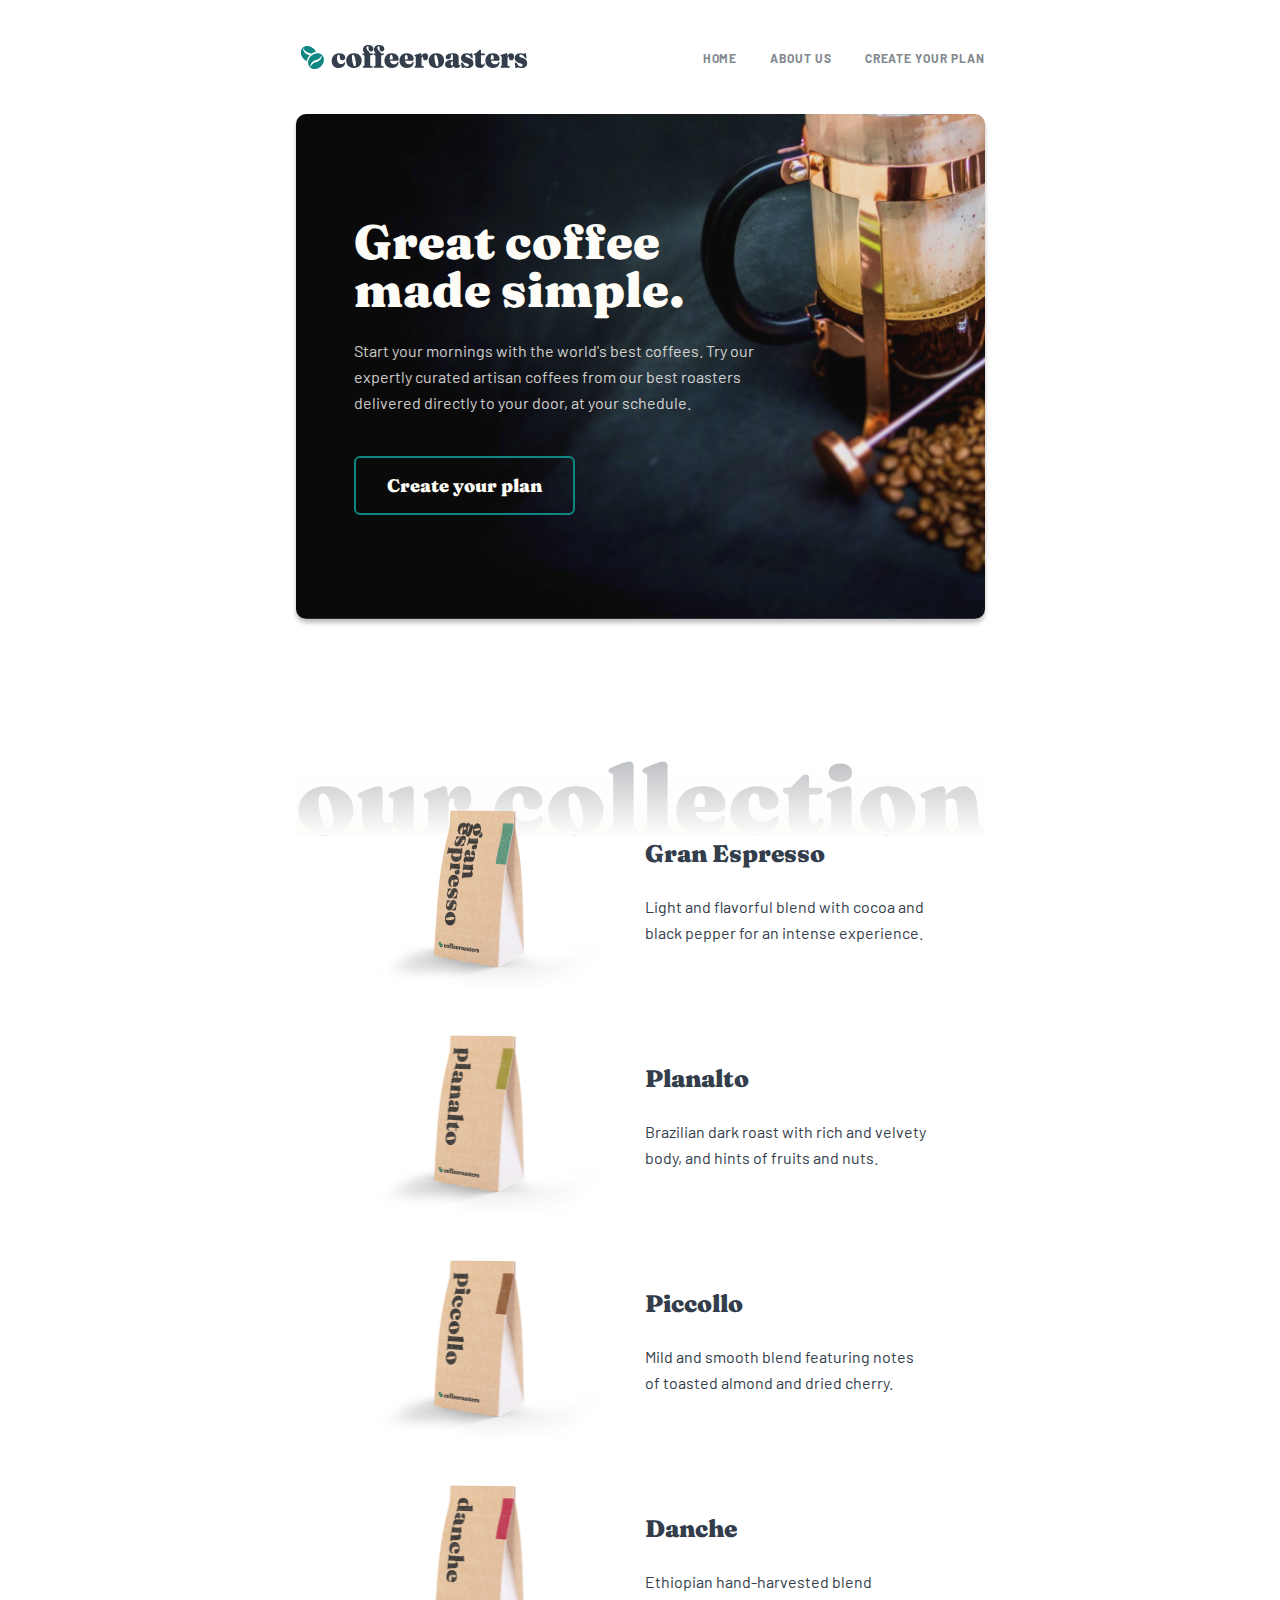
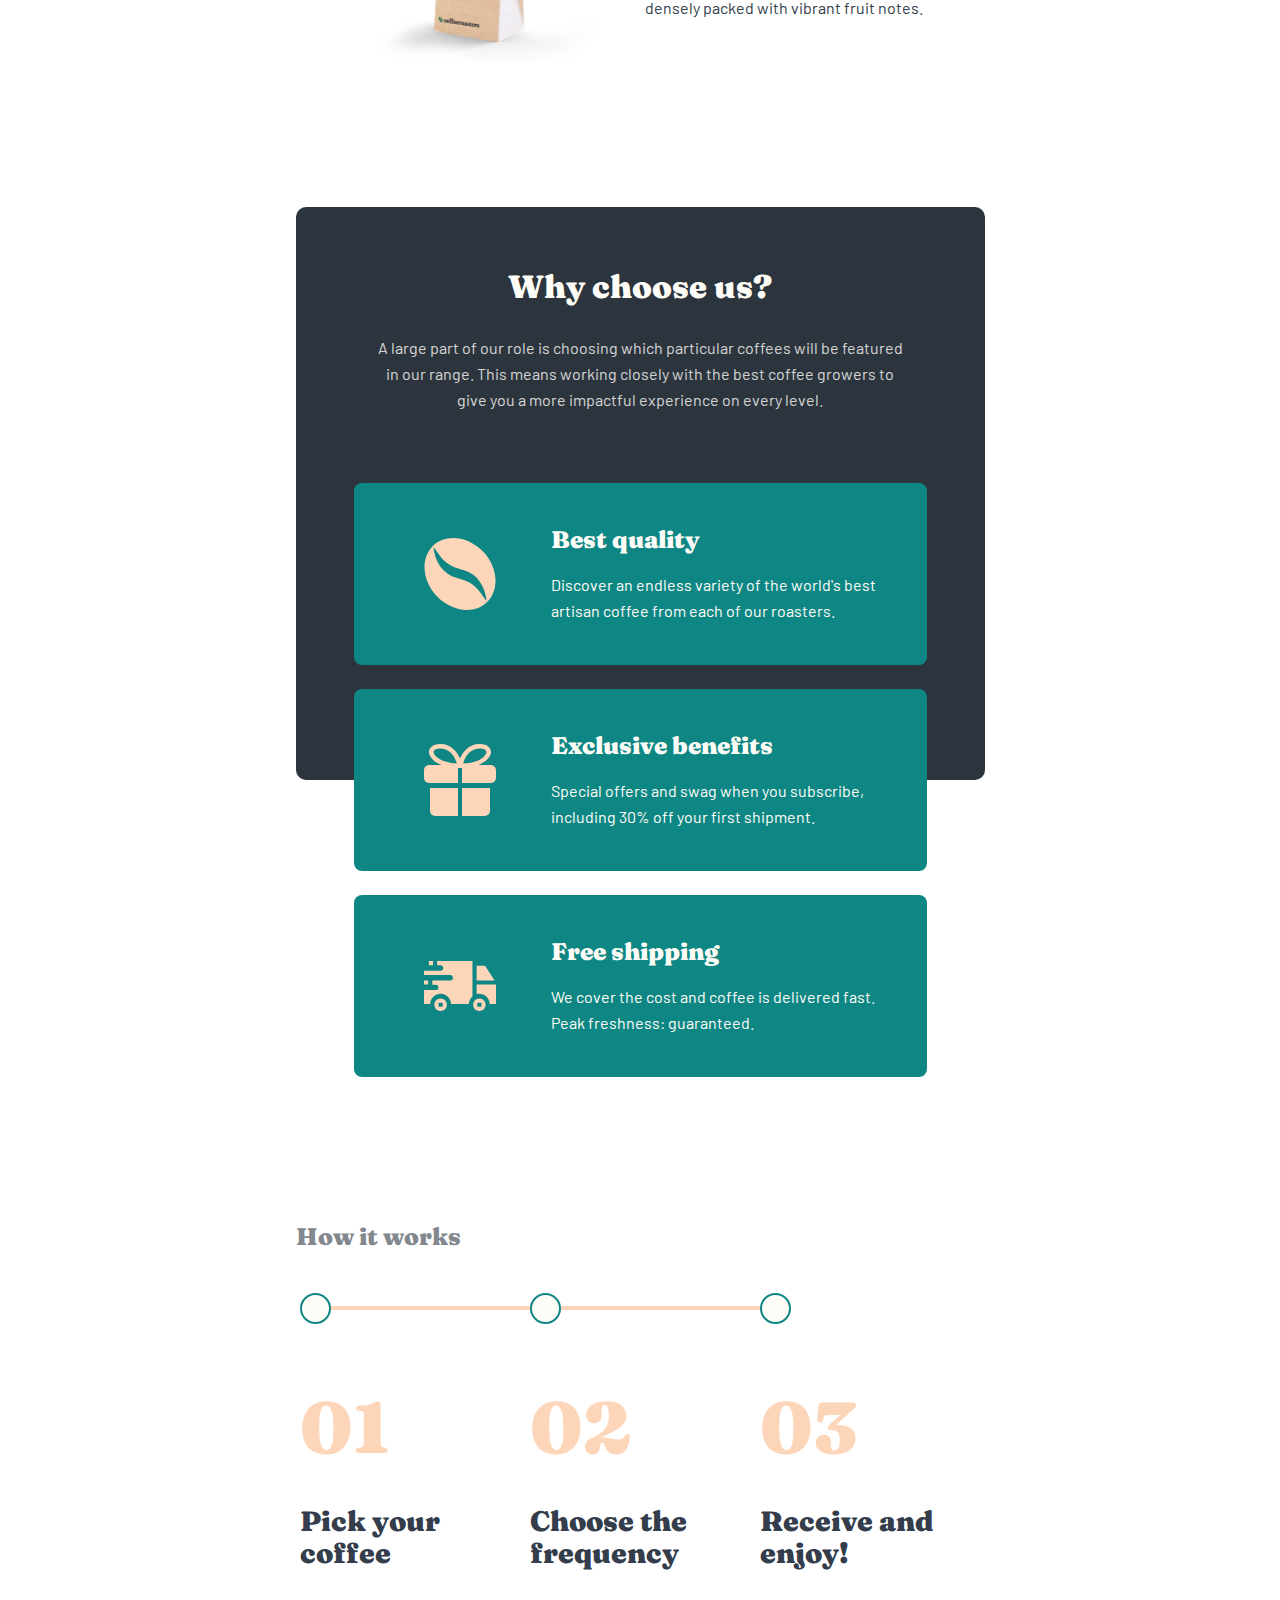
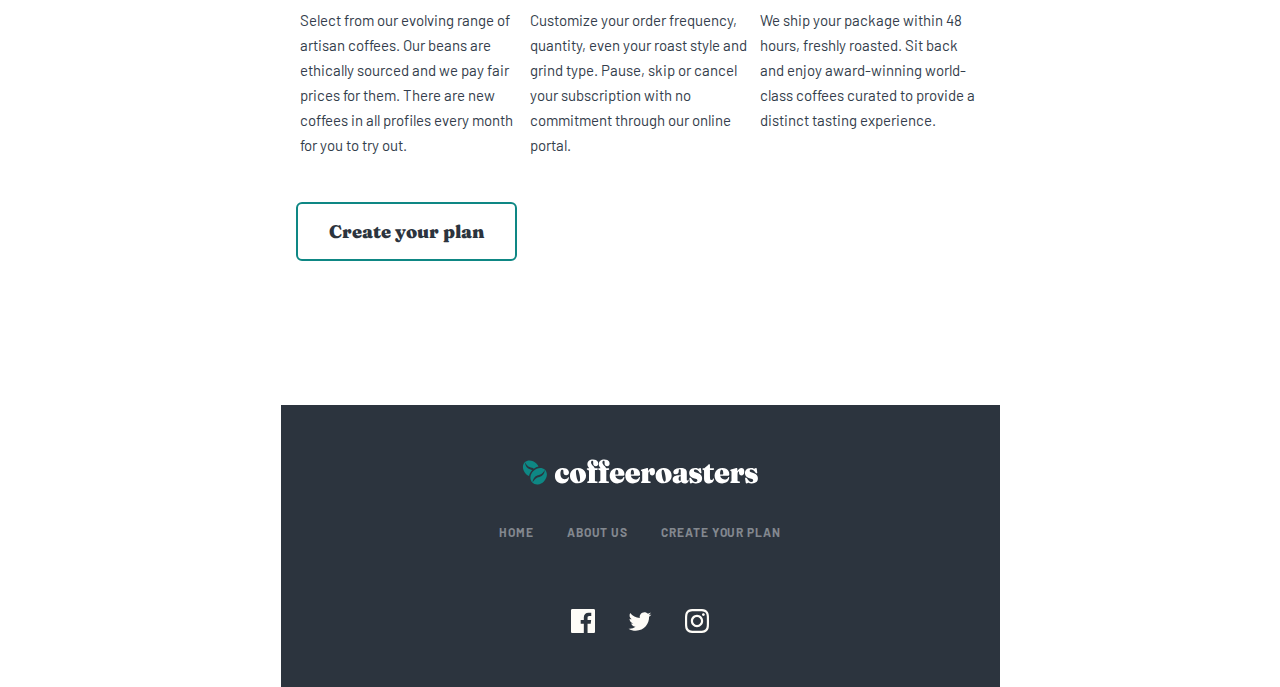
<file: index.html>
<!DOCTYPE html>
<html lang="uz">
<head>
    <meta charset="UTF-8">
    <meta http-equiv="X-UA-Compatible" content="IE=edge">
    <meta name="viewport" content="width=device-width, initial-scale=1.0">
    <title>coffeeroasters</title>
    <link rel="stylesheet" href="css/main.min.css"> 
</head>
<body>
    <h1 class="visually-hidden">coffeeroasters</h1> 
    <header class="header">
        <div class="container header__container">
            <a class="header__logo" href="#"><img class="img" src="img/header-logo.svg" alt="coffeeroasters" width="236" height="26"></a>
            <button class="header__burger" type="button">
                <span class="header__burger-inner"></span>
                <span class="visually-hidden">Open/close nav button</span>
            </button>
            <nav class="nav header__nav">
                 <ul class="nav__list">
                     <li class="nav__item">
                         <a class="nav__link nav__link--black" href="#">Home</a>
                     </li>
                     <li class="nav__item">
                         <a class="nav__link nav__link--black" href="about.html">ABOUT US</a>
                     </li>
                     <li class="nav__item">
                         <a class="nav__link nav__link--black" href="create.html">Create your plan</a>
                     </li>
                 </ul>
            </nav>
        </div>
    </header> 
   <main>
       <div class="intro">
           <div class="container intro__container">
               <div class="intro__wrapper">
                    <div class="intro__content">
                        <p class="intro__title">Great coffee  made simple.</p>
                        <p class="intro__descreption">Start your mornings with the world's best coffees. Try our  expertly curated artisan coffees from our best roasters  delivered directly to your door, at your schedule.</p>
                        <a href="#" class="plane-link">Create your plan</a>
                    </div>
               </div>
           </div>
       </div>
       <section class="our">
           <div class="container our__container">
               <h2 class="our__title">our collection</h2>
               <ul class="our__list">
                   <li class="our__item">
                       <img class="our__item-img" src="img/gran.png" srcset="img/gran@2x.png 2x, img/gran.png 1x" alt="gran espresso" width="255" height="193">
                       <div class="our__item-content">
                            <h3 class="our__item-title">Gran Espresso</h3>
                            <p class="our__item-descreption">Light and flavorful blend with cocoa and black pepper for an intense experience.</p>
                       </div>
                   </li>
                   <li class="our__item">
                        <img class="our__item-img" src="img/planalto.png" srcset="img/planalto@2x.png 2x, img/planalto.png 1x" alt="Planalto" width="255" height="193">
                        <div class="our__item-content">
                            <h3 class="our__item-title">Planalto</h3>
                            <p class="our__item-descreption">Brazilian dark roast with rich and velvety body, and hints of fruits and nuts.</p>
                        </div>
                    </li>
                    <li class="our__item">
                        <img class="our__item-img" src="img/piccollo.png" srcset="img/piccollo@2x.png 2x, img/piccollo.png 1x" alt="Piccollo" width="255" height="193">
                        <div class="our__item-content">
                            <h3 class="our__item-title">Piccollo</h3>
                            <p class="our__item-descreption">Mild and smooth blend featuring notes of toasted almond and dried cherry.</p>
                        </div>
                    </li>
                    <li class="our__item">
                        <img class="our__item-img" src="img/danche.png" srcset="img/danche@2x.png 2x, img/danche.png 1x" alt="Danche" width="255" height="193">
                        <div class="our__item-content">
                            <h3 class="our__item-title">Danche</h3>
                            <p class="our__item-descreption">Ethiopian hand-harvested blend densely packed with vibrant fruit notes.</p>
                        </div>
                    </li>
               </ul>
           </div>
       </section>
       <section class="why">
           <div class="container why__container">
              <div class="why__wrapper">
                <div class="why__content">
                    <h2 class="why__title">Why choose us?</h2>
                    <p class="why__descreption">A large part of our role is choosing which particular coffees will be featured 
                     in our range. This means working closely with the best coffee growers to give 
                     you a more impactful experience on every level.</p>
                  </div>
                    <ul class="why__list">
                        <li class="why__item">
                            <img src="img/cacao.svg" alt="cacao" width="72" height="72">
                            <div class="why__item-content">
                                <h3 class="why__item-title">Best quality</h3>
                                <p class="why__item-descreption">Discover an endless variety of the world's best artisan coffee from each of our roasters.</p>
                            </div>
                        </li>
                        <li class="why__item">
                            <img src="img/prize.svg" alt="prize" width="72" height="72">
                            <div class="why__item-content">
                                <h3 class="why__item-title">Exclusive benefits</h3>
                                <p class="why__item-descreption">Special offers and swag when you subscribe, including 30% off your first shipment.</p>
                            </div>
                        </li>
                        <li class="why__item">
                            <img src="img/shipping.svg" alt="shipping" width="72" height="72">
                            <div class="why__item-content">
                                <h3 class="why__item-title">Free shipping</h3>
                                <p class="why__item-descreption">We cover the cost and coffee is delivered fast. Peak freshness: guaranteed.</p>
                            </div>
                        </li>
                    </ul>
              </div>
           </div>
       </section>
       <section class="works"> 
           <h2 class="visually-hidden">How it works</h2>
           <div class="works__container">
               <div class="works__wrapper">
                <p class="works__descreption">How it works</p>
                <ol class="works__list">
                    <li class="works__item">
                        <p class="works__item-enjoy">01</p>
                        <h3 class="works__item-title works__item-title--wh">Pick your coffee</h3>
                         <p class="works__item-descreption">Select from our evolving range of artisan coffees. Our beans are ethically sourced and we pay fair prices for them. There are new coffees in all profiles every month for you to try out.</p>
                    </li>
                    <li class="works__item">
                         <p class="works__item-enjoy">02</p>
                         <h3 class="works__item-title">Choose the frequency</h3>
                         <p class="works__item-descreption">Customize your order frequency, quantity, even your roast style and grind type. Pause, skip or cancel your subscription with no commitment through our online portal.</p>
                     </li>
                     <li class="works__item">
                         <p class="works__item-enjoy">03</p>
                         <h3 class="works__item-title">Receive and enjoy!</h3>
                         <p class="works__item-descreption">We ship your package within 48 hours, freshly roasted. Sit back and enjoy award-winning world-class coffees curated to provide a distinct tasting experience.</p>
                     </li>
                 </ol>
                 <a href="#" class="plane-link link">Create your plan</a>
               </div>
           </div>
       </section>
   </main>
   <footer class="footer">
       <div class="container footer__container">
        <a href="#"><img class="img" src="img/footer-logo.svg" alt="coffeeroasters" width="236" height="26"></a>
        <nav class="nav footer__nav">
            <ul class="nav__list footer__nav-list">
                <li class="nav__item footer__nav-item">
                    <a class="nav__link nav__link--white footer__nav-link" href="#">Home</a>
                </li>
                <li class="nav__item footer__nav-item">
                    <a class="nav__link nav__link--white footer__nav-link" href="about.html">ABOUT US</a>
                </li>
                <li class="nav__item footer__nav-item">
                    <a class="nav__link nav__link--white footer__nav-link" href="create.html">Create your plan</a>
                </li>
            </ul>
       </nav>
       <ul class="footer__list">
           <li class="footer__item">
               <a href="#" class="footer__item-link">
                   <img class="footer__item-img" src="img/facebook.svg" alt="facebook" width="24" height="24">
               </a>
           </li>
           <li class="footer__item">
                <a href="#" class="footer__item-link">
                    <img class="footer__item-img" src="img/twitter.svg" alt="twitter" width="24" height="19">
                </a>
            </li>
            <li class="footer__item">
                <a href="#" class="footer__item-link">
                    <img class="footer__item-img" src="img/instagram.svg" alt="instagram" width="24" height="24">
                </a>
            </li>
       </ul>
       </div>
   </footer>
   <script src="js/main.js"></script>
</body>
</html>
</file>
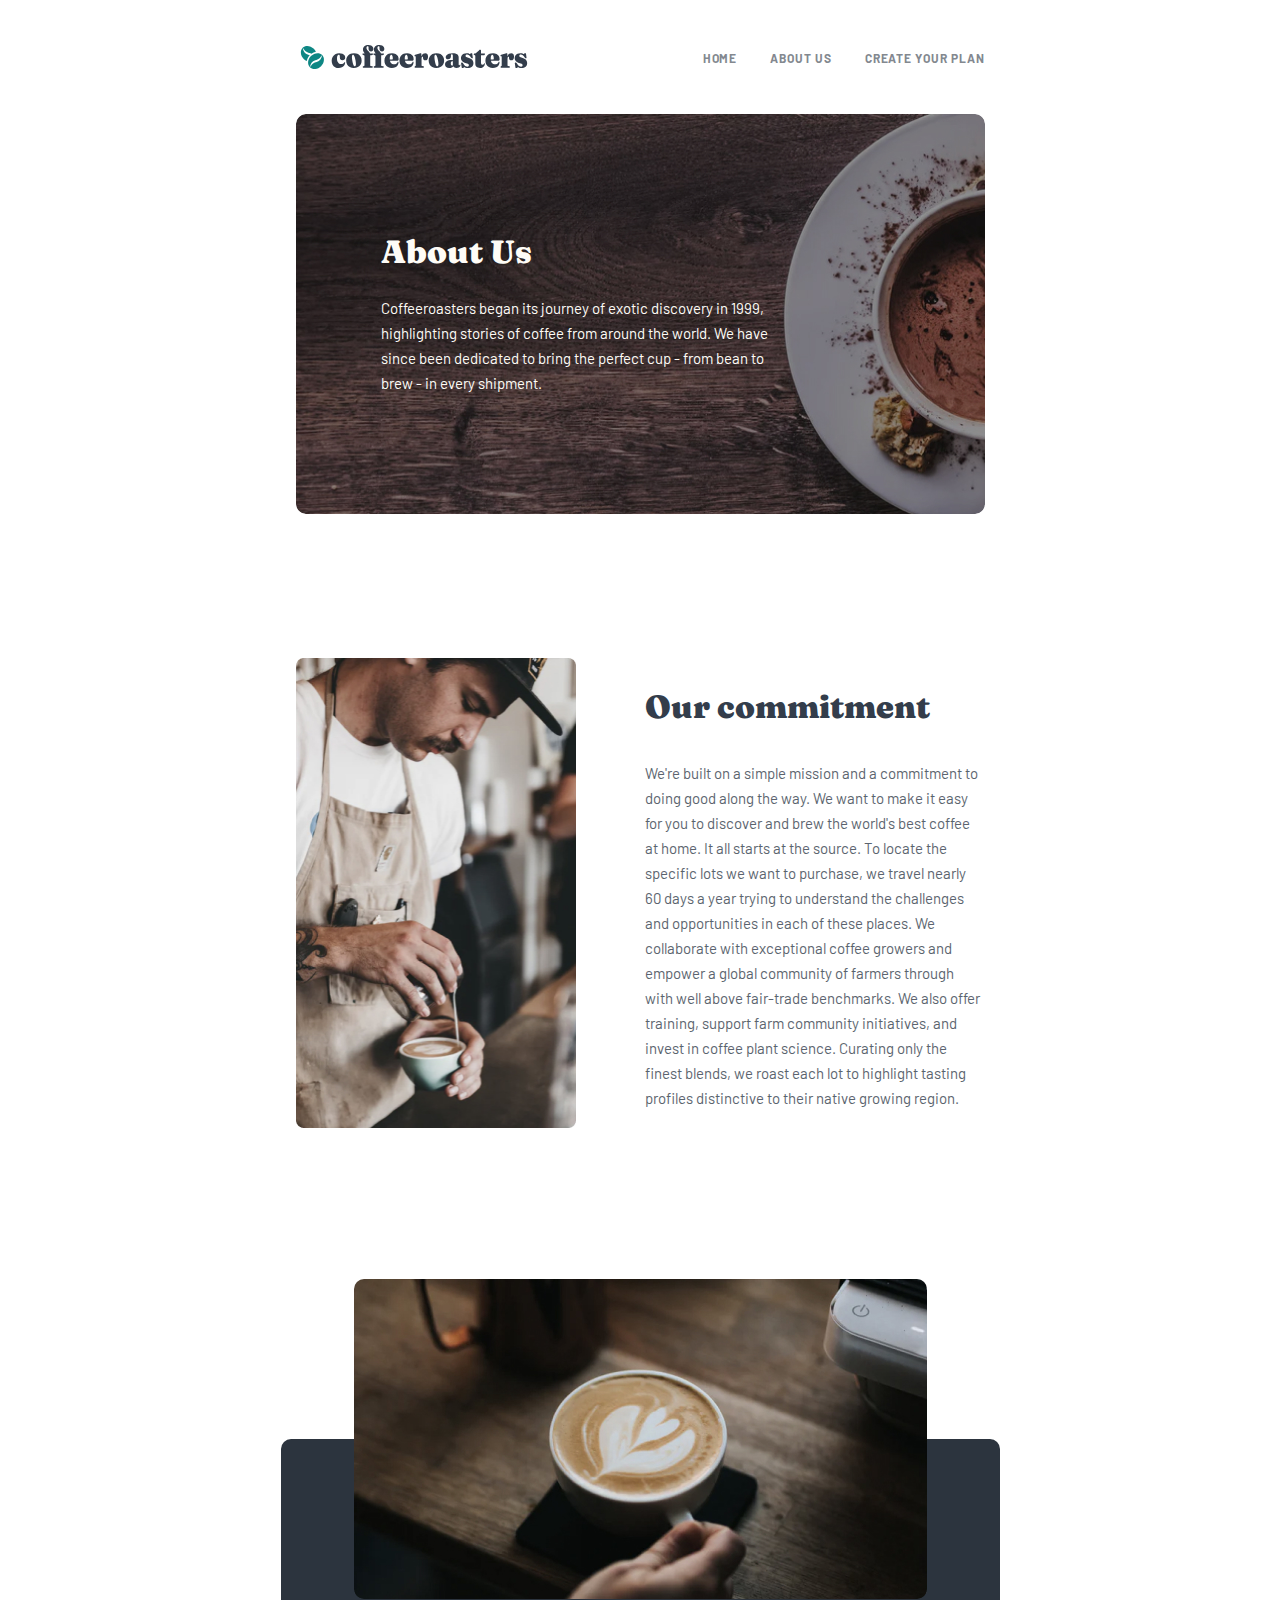
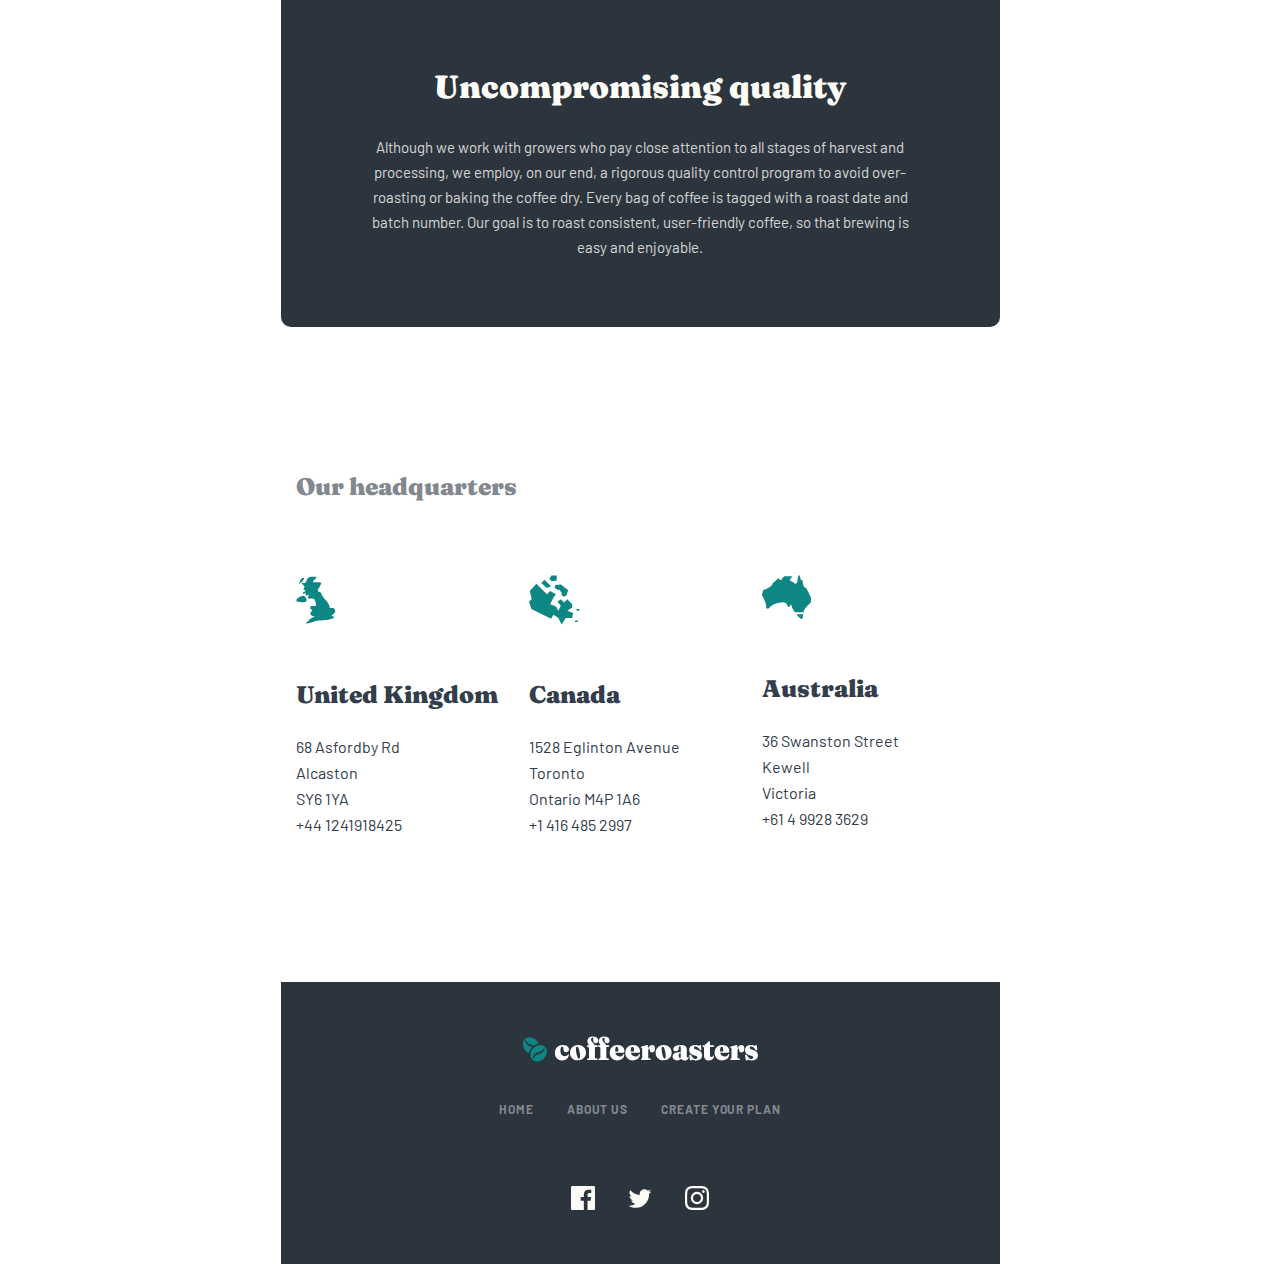
<file: about.html>
<!DOCTYPE html>
<html lang="en"> 
<head>
    <meta charset="UTF-8"> 
    <meta http-equiv="X-UA-Compatible" content="IE=edge">
    <meta name="viewport" content="width=device-width, initial-scale=1.0">
    <title>About Us</title>
    <link rel="stylesheet" href="css/main.min.css">
</head>
<body>
    <h1 class="visually-hidden">coffeeroasters-about</h1>
    <header class="header">
        <div class="container header__container">
            <a class="header__logo" href="#"><img class="img" src="img/header-logo.svg" alt="coffeeroasters" width="236" height="26"></a>
            <button class="header__burger" type="button">
                <span class="header__burger-inner"></span>
                <span class="visually-hidden">Open/close nav button</span>
            </button>
            <nav class="nav header__nav">
                 <ul class="nav__list">
                     <li class="nav__item">
                         <a class="nav__link nav__link--black" href="index.html">Home</a>
                     </li>
                     <li class="nav__item">
                         <a class="nav__link nav__link--black" href="#">ABOUT US</a>
                     </li>
                     <li class="nav__item">
                         <a class="nav__link nav__link--black" href="create.html">Create your plan</a>
                     </li>
                 </ul>
            </nav>
        </div>
    </header> 
    <main>
        <div class="intro-about">
            <div class="container intro-about__container">
                <div class="intro-about__wrapper">
                    <div class="intro-about__content">
                        <p class="intro-about__title">About Us</p>
                        <p class="intro-about__descreption">Coffeeroasters began its journey of exotic discovery in 1999, highlighting stories of coffee from around the world. We have since been dedicated to bring the perfect cup - from bean to brew - in every shipment.</p>
                    </div>
                </div>
            </div>
        </div>
        <section class="ment">
            <div class="vce-container ment__container">
                <picture>
                    <source class="ment__mobile" media="(max-width: 719px)" srcset="img/ment-img-mobile.jpg">
                    <source class="ment__tablet" media="(max-width: 1310px)" srcset="img/ment-img-tablet.jpg">
                    <img class="ment__img"
                        src="img/about-section-img.jpg" 
                        srcset="img/about-section-img@2x.jpg 2x, img/about-section-img.jpg 1x" alt="about-section-img" 
                        width="445" 
                        height="520"
                    >
                </picture>
                <div class="ment__content">
                    <h2 class="ment__title">Our commitment</h2>
                    <p class="ment__descreption">We're built on a simple mission and a commitment to doing good along the way. We want to make it easy for you to discover and brew the world's best coffee at home. It all starts at the source. To locate the specific lots we want to purchase, we travel nearly 60 days a year trying to understand the challenges and opportunities in each of these places. We collaborate with exceptional coffee growers and empower a global community of farmers through with well above fair-trade benchmarks. We also offer training, support farm community initiatives, and invest in coffee plant science. Curating only the finest blends, we roast each lot to highlight tasting profiles distinctive to their native growing region.</p>
                </div>
            </div>
        </section>
        <section class="quality">
            <div class="container quality__container">
                <div class="quality__content">
                    <h2 class="quality__title">Uncompromising quality</h2>
                    <p class="quality__descreption">Although we work with growers who pay close attention to all stages of harvest and processing, we employ, on our end, a rigorous quality control program to avoid over-roasting or baking the coffee dry. Every bag of coffee is tagged with a roast date and batch number. Our goal is to roast consistent, user-friendly coffee, so that brewing is easy and enjoyable.</p>
                </div>
                <picture class="quality__img">
                    <source media="(max-width: 719px)" srcset="img/about-coffe-mobile.jpg">
                    <source media="(max-width: 1310px)" srcset="img/about-coffe-tablet.jpg">
                    <img class="quality__coffe"
                        src="img/about-coffe.jpg" 
                        srcset="img/about-coffe@2x.jpg 2x, img/about-coffe.jpg 1x" 
                        alt="about-coffe"
                        width="445" 
                        height="474"
                    >
                </picture>
            </div>
        </section>
        <section class="head">
            <div class="vce-container head__container">
                <p class="head__title">Our headquarters</p>
                <ul class="head__list">
                    <li class="head__item">
                        <img src="img/united-kingdom.svg" alt="united-kingdom" width="40" height="50">
                        <h2 class="head__item-title">United Kingdom</h2>
                        <ol class="head__item-list">
                            <li class="head__item-item">
                                68 Asfordby Rd
                            </li>
                            <li class="head__item-item">
                                Alcaston
                            </li>
                            <li class="head__item-item">
                                SY6 1YA 
                            </li>
                            <li class="head__item-item">
                                +44 1241918425
                            </li>
                        </ol>
                    </li>
                    <li class="head__item">
                        <img src="img/Canada.svg" alt="canada" width="51" height="50">
                        <h2 class="head__item-title">Canada</h2>
                        <ol class="head__item-list">
                            <li class="head__item-item">
                                1528 Eglinton Avenue
                            </li>
                            <li class="head__item-item">
                                Toronto
                            </li>
                            <li class="head__item-item">
                                Ontario M4P 1A6
                            </li>
                            <li class="head__item-item">
                                +1 416 485 2997
                            </li>
                        </ol>
                    </li>
                    <li class="head__item">
                        <img src="img/Australia.svg" alt="Australia" width="49" height="44">
                        <h2 class="head__item-title">Australia</h2>
                        <ol class="head__item-list">
                            <li class="head__item-item">
                                36 Swanston Street
                            </li>
                            <li class="head__item-item">
                                Kewell
                            </li>
                            <li class="head__item-item">
                                Victoria
                            </li>
                            <li class="head__item-item">
                                +61 4 9928 3629
                            </li>
                        </ol>
                    </li>
                </ul>
            </div>
        </section>
    </main>
    <footer class="footer">
        <div class="container footer__container">
         <a href="#"><img class="img" src="img/footer-logo.svg" alt="coffeeroasters" width="236" height="26"></a>
         <nav class="nav footer__nav">
             <ul class="nav__list footer__nav-list">
                 <li class="nav__item footer__nav-item">
                     <a class="nav__link nav__link--white footer__nav-link" href="index.html">Home</a>
                 </li>
                 <li class="nav__item footer__nav-item">
                     <a class="nav__link nav__link--white footer__nav-link" href="#">ABOUT US</a>
                 </li>
                 <li class="nav__item footer__nav-item">
                     <a class="nav__link nav__link--white footer__nav-link" href="create.html">Create your plan</a>
                 </li>
             </ul>
        </nav>
        <ul class="footer__list">
            <li class="footer__item">
                <a href="#" class="footer__item-link">
                    <img class="footer__item-img" src="img/facebook.svg" alt="facebook" width="24" height="24">
                </a>
            </li>
            <li class="footer__item">
                 <a href="#" class="footer__item-link">
                     <img class="footer__item-img" src="img/twitter.svg" alt="twitter" width="24" height="19">
                 </a>
             </li>
             <li class="footer__item">
                 <a href="#" class="footer__item-link">
                     <img class="footer__item-img" src="img/instagram.svg" alt="instagram" width="24" height="24">
                 </a>
             </li>
        </ul>
        </div>
    </footer>
    <script src="js/main.js"></script>
</body>
</html>
</file>
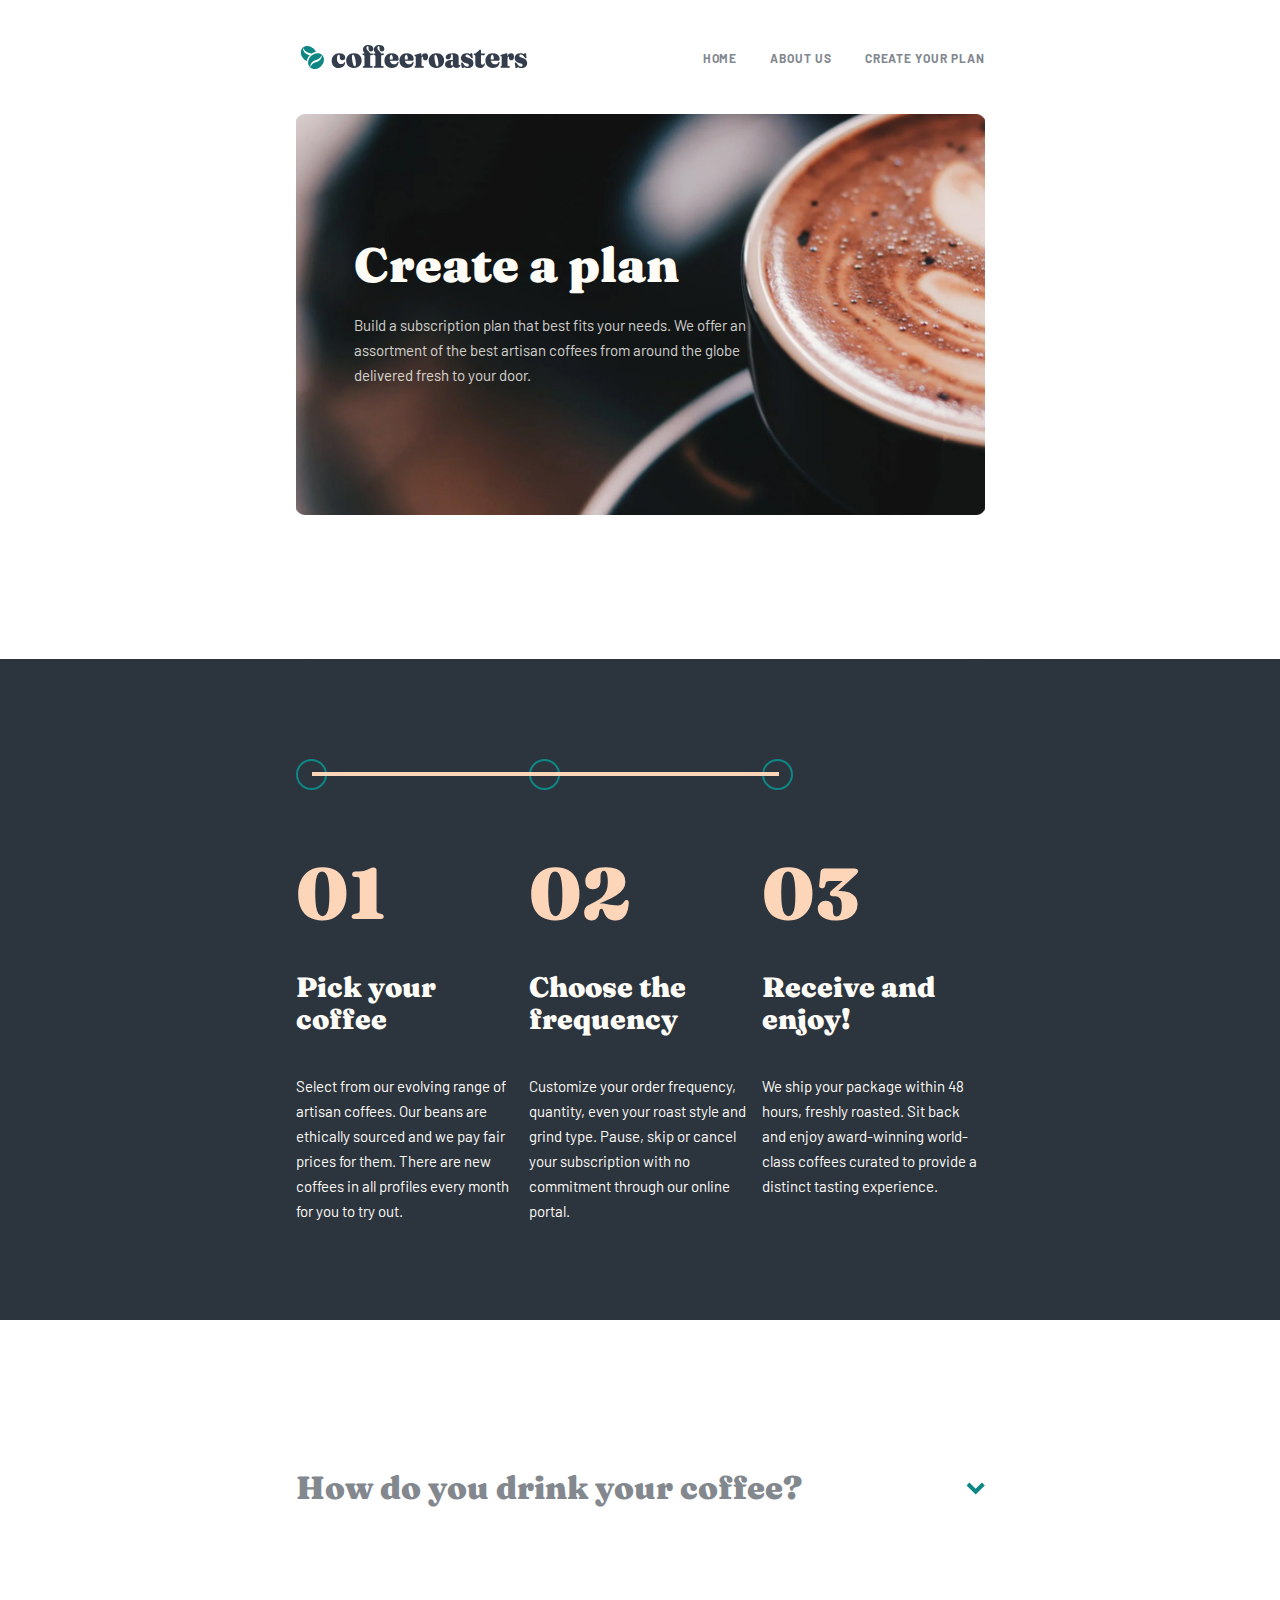
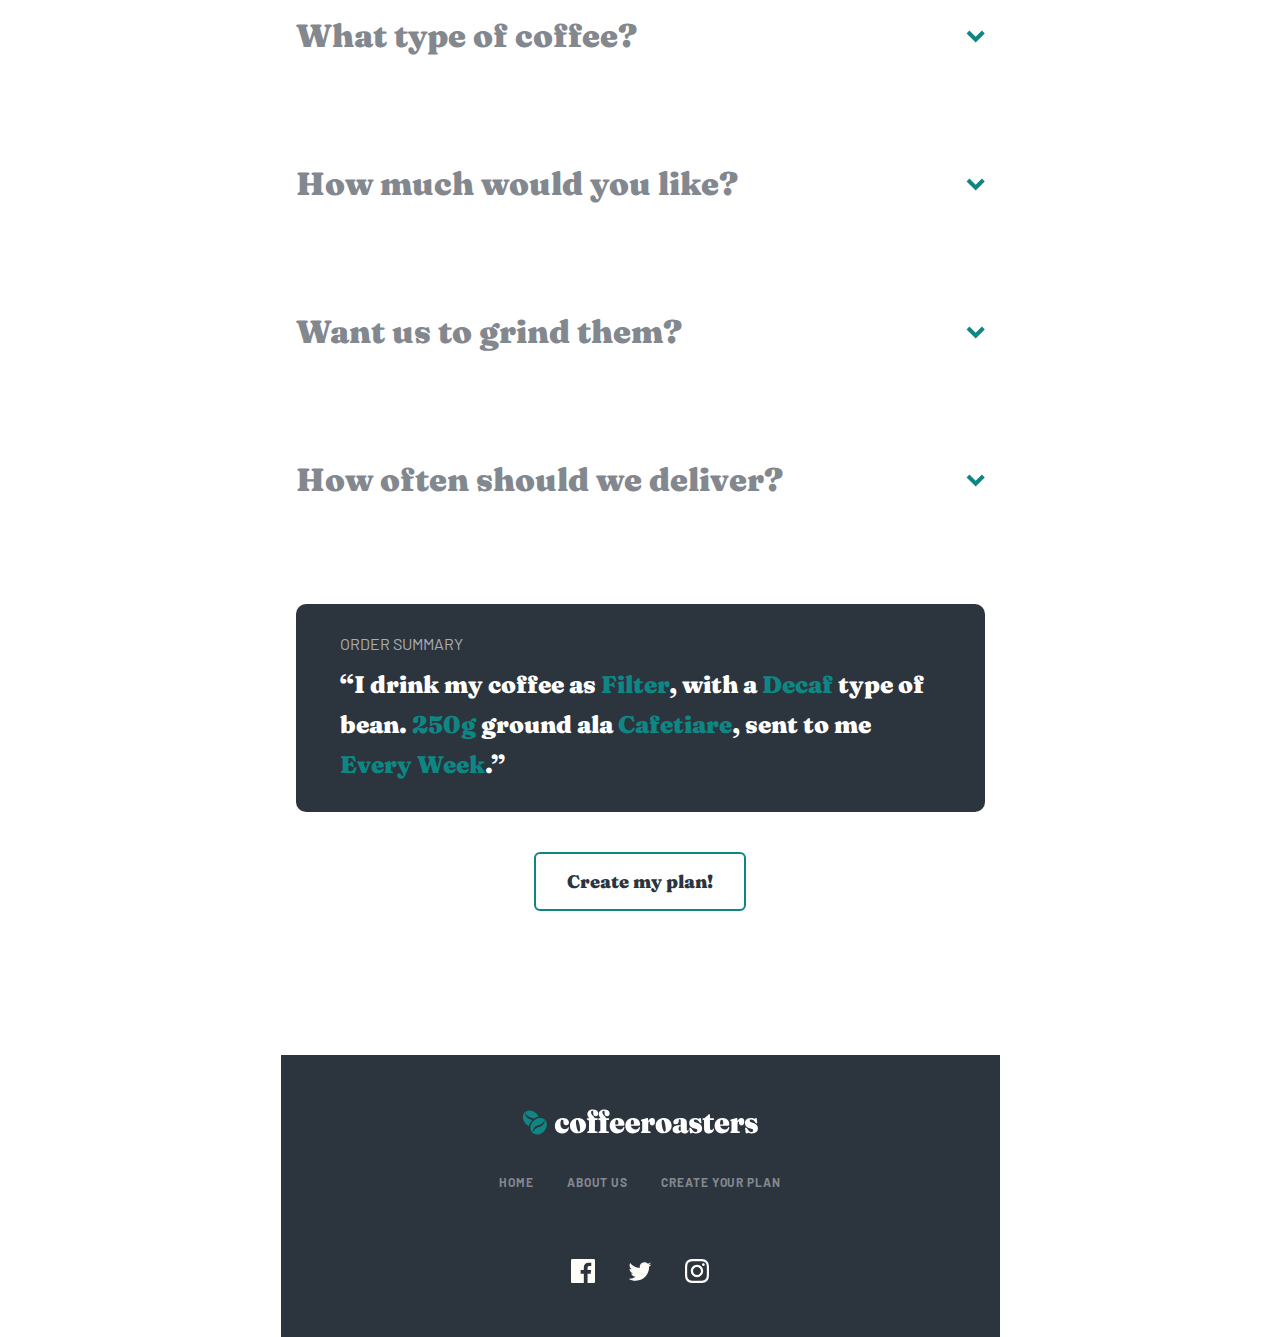
<file: create.html>
<!DOCTYPE html>
<html lang="en">
<head>
    <meta charset="UTF-8">
    <meta http-equiv="X-UA-Compatible" content="IE=edge">
    <meta name="viewport" content="width=device-width, initial-scale=1.0">
    <title>Create a plan</title>
    <link rel="stylesheet" href="css/main.min.css">
</head>
<body>
    <h1 class="visually-hidden">Create a plan</h1>
   <header class="header">
       <div class="container header__container">
           <a class="header__logo" href="#"><img class="img" src="img/header-logo.svg" alt="coffeeroasters" width="236" height="26"></a>
           <button class="header__burger" type="button">
               <span class="header__burger-inner"></span>
               <span class="visually-hidden">Open/close nav button</span>
           </button>
           <nav class="nav header__nav">
                <ul class="nav__list">
                    <li class="nav__item">
                        <a class="nav__link nav__link--black" href="index.html">Home</a>
                    </li>
                    <li class="nav__item">
                        <a class="nav__link nav__link--black" href="about.html">ABOUT US</a>
                    </li>
                    <li class="nav__item">
                        <a class="nav__link nav__link--black" href="#">Create your plan</a>
                    </li>
                </ul>
           </nav>
       </div>
   </header>
   <main>
        <div class="intro-create">
            <div class="container intro-create__container">
                <div class="intro-create__wrapper">
                    <div class="intro-create__content">
                        <p class="intro-create__title">Create a plan</p>
                        <p class="intro-create__descreption">Build a subscription plan that best fits your needs. We offer an assortment of the best artisan coffees from around the globe delivered fresh to your door.</p>
                    </div>
                </div>
            </div>
        </div>
        <section class="create-works">
            <h2 class="visually-hidden">How it works</h2>
            <div class="container create-works__container">
                <div class="create-works__wrapper">
                    <ol class="create-works__list">
                        <li class="create-works__item">
                            <p class="create-works__item-enjoy">01</p>
                            <h3 class="create-works__item-title create-works__item-title--wh">Pick your 
                            coffee</h3>
                            <p class="create-works__item-descreption">Select from our evolving range of artisan coffees. Our beans are ethically sourced and we pay fair prices for them. There are new coffees in all profiles every month for you to try out.</p>
                        </li>
                        <li class="create-works__item">
                            <p class="create-works__item-enjoy">02</p>
                            <h3 class="create-works__item-title">Choose the frequency</h3>
                            <p class="create-works__item-descreption">Customize your order frequency, quantity, even your roast style and grind type. Pause, skip or cancel your subscription with no commitment through our online portal.</p>
                        </li>
                        <li class="create-works__item">
                            <p class="create-works__item-enjoy">03</p>
                            <h3 class="create-works__item-title">Receive and enjoy!</h3>
                            <p class="create-works__item-descreption">We ship your package within 48 hours, freshly roasted. Sit back and enjoy award-winning world-class coffees curated to provide a distinct tasting experience.</p>
                        </li>
                    </ol>
                </div>
            </div>
        </section>
        <section class="form">
            <div class="container form__container">
                <form class="form__filter" method="post">
                    <ul class="form__list">
                        <li class="form__item">
                            <button class="form__item-button button" type="button">
                                01 <span class="form__item-span">Preferences</span>
                            </button>
                        </li>
                        <li class="form__item">
                            <button class="form__item-button button" type="button">
                                02 <span class="form__item-span">Bean Type</span>
                            </button>
                        </li>
                        <li class="form__item">
                            <button class="form__item-button button" type="button">
                                03 <span class="form__item-span">Quantity</span>
                            </button>
                        </li>
                        <li class="form__item">
                            <button class="form__item-button button" type="button">
                                04 <span class="form__item-span">  Grind Option</span>
                            </button>
                        </li>
                        <li class="form__item">
                            <button class="form__item-button button" type="button">
                                05 <span class="form__item-span">Deliveries</span>
                            </button>
                        </li>
                    </ul>
                    <div class="form__different">
                        <div class="form__content">
                            <button class="form__button js-form-button button" type="button">How do you drink your coffee?</button>
                            <div class="form__radios">
                                <div class="form__radios-different">
                                    <label for="capsule" class="form__label">
                                    </label>
                                    <input class="form__input visually-hidden" id="capsule" type="radio" name="how" >
                                    <div class="form__radios-content">
                                        <h3 class="form__radios-title">Capsule</h3>
                                        <p class="form__radios-descreption">Compatible with Nespresso systems and similar brewers</p>
                                    </div>  
                                </div>  
                                <div class="form__radios-different">
                                    <label for="filter" class="form__label">
                                    </label>
                                    <input class="form__input visually-hidden" id="filter" type="radio" name="how" >
                                    <div class="form__radios-content">
                                        <h3 class="form__radios-title">Filter</h3>
                                        <p class="form__radios-descreption">For pour over or drip methods like Aeropress, Chemex, and V60</p>
                                    </div>  
                                </div>  
                                <div class="form__radios-different">
                                    <label for="espresso" class="form__label">
                                    </label>
                                    <input class="form__input visually-hidden" id="espresso" type="radio" name="how" >
                                    <div class="form__radios-content">
                                        <h3 class="form__radios-title">Espresso</h3>
                                        <p class="form__radios-descreption">Compatible with Nespresso systems and similar brewers</p>
                                    </div>  
                                </div>      
                            </div>
                        </div>
                        <div class="form__content">
                            <button class="form__button js-form-button button" type="button">What type of coffee?</button>
                            <div class="form__radios">
                                <div class="form__radios-different">
                                    <label for="origin" class="form__label">
                                    </label>
                                    <input class="form__input visually-hidden" id="origin" type="radio" name="what" >
                                    <div class="form__radios-content">
                                        <h3 class="form__radios-title">Single Origin</h3>
                                        <p class="form__radios-descreption">Distinct, high quality coffee from a specific family-owned farm</p>
                                    </div>  
                                </div>  
                                <div class="form__radios-different">
                                    <label for="decaf" class="form__label">
                                    </label>
                                    <input class="form__input visually-hidden" id="decaf" type="radio" name="what" >
                                    <div class="form__radios-content">
                                        <h3 class="form__radios-title">Decaf</h3>
                                        <p class="form__radios-descreption">Just like regular coffee, except the caffeine has been removed</p>
                                    </div>  
                                </div>  
                                <div class="form__radios-different">
                                    <label for="blended" class="form__label">
                                    </label>
                                    <input class="form__input visually-hidden" id="blended" type="radio" name="what" >
                                    <div class="form__radios-content">
                                        <h3 class="form__radios-title">Blended</h3>
                                        <p class="form__radios-descreption">Combination of two or three dark roasted beans of organic coffees</p>
                                    </div>  
                                </div>      
                            </div>
                        </div>
                        <div class="form__content">
                            <button class="form__button js-form-button button" type="button">How much would you like?</button>
                            <div class="form__radios">
                                <div class="form__radios-different">
                                    <label for="cups" class="form__label">
                                    </label>
                                    <input class="form__input visually-hidden" id="cups" type="radio" name="much" >
                                    <div class="form__radios-content">
                                        <h3 class="form__radios-title">250g</h3>
                                        <p class="form__radios-descreption">Perfect for the solo drinker. Yields about 12 delicious cups.</p>
                                    </div>  
                                </div>  
                                <div class="form__radios-different">
                                    <label for="about" class="form__label">
                                    </label>
                                    <input class="form__input visually-hidden" id="about" type="radio" name="much" >
                                    <div class="form__radios-content">
                                        <h3 class="form__radios-title">500g</h3>
                                        <p class="form__radios-descreption">Perfect option for a couple. Yields about 40 delectable cups.</p>
                                    </div>  
                                </div>  
                                <div class="form__radios-different">
                                    <label for="events" class="form__label">
                                    </label>
                                    <input class="form__input visually-hidden" id="events" type="radio" name="much" >
                                    <div class="form__radios-content">
                                        <h3 class="form__radios-title">1000g</h3>
                                        <p class="form__radios-descreption">Perfect for offices and events. Yields about 90 delightful cups.</p>
                                    </div>  
                                </div>      
                            </div>
                        </div>
                        <div class="form__content">
                            <button class="form__button js-form-button button" type="button">Want us to grind them?</button>
                            <div class="form__radios">
                                <div class="form__radios-different">
                                    <label for="best" class="form__label">
                                    </label>
                                    <input class="form__input visually-hidden" id="best" type="radio" name="want" >
                                    <div class="form__radios-content">
                                        <h3 class="form__radios-title">Wholebean</h3>
                                        <p class="form__radios-descreption">Best choice if you cherish the full sensory experience</p>
                                    </div>  
                                </div>  
                                <div class="form__radios-different">
                                    <label for="such" class="form__label">
                                    </label>
                                    <input class="form__input visually-hidden" id="such" type="radio" name="want" >
                                    <div class="form__radios-content">
                                        <h3 class="form__radios-title">Filter</h3>
                                        <p class="form__radios-descreption">For drip or pour-over coffee methods such as V60 or Aeropress</p>
                                    </div>  
                                </div>  
                                <div class="form__radios-different">
                                    <label for="beans" class="form__label">
                                    </label>
                                    <input class="form__input visually-hidden" id="beans" type="radio" name="want" >
                                    <div class="form__radios-content">
                                        <h3 class="form__radios-title">Cafetiére</h3>
                                        <p class="form__radios-descreption">Course ground beans specially suited for french press coffee</p>
                                    </div>  
                                </div>      
                            </div>
                        </div>
                        <div class="form__content">
                            <button class="form__button js-form-button button" type="button">How often should we deliver?</button>
                            <div class="form__radios">
                                <div class="form__radios-different">
                                    <label for="free" class="form__label">
                                    </label>
                                    <input class="form__input visually-hidden" id="free" type="radio" name="often" >
                                    <div class="form__radios-content">
                                        <h3 class="form__radios-title">Every week</h3>
                                        <p class="form__radios-descreption">$7.20 per shipment. Includes free first-class shipping. </p>
                                    </div>  
                                </div>  
                                <div class="form__radios-different">
                                    <label for="shipping" class="form__label">
                                    </label>
                                    <input class="form__input visually-hidden" id="shipping" type="radio" name="often" >
                                    <div class="form__radios-content">
                                        <h3 class="form__radios-title">Every 2 weeks</h3>
                                        <p class="form__radios-descreption">$9.60 per shipment. Includes free priority shipping.</p>
                                    </div>  
                                </div>  
                                <div class="form__radios-different">
                                    <label for="shipment" class="form__label">
                                    </label>
                                    <input class="form__input visually-hidden" id="shipment" type="radio" name="often" >
                                    <div class="form__radios-content">
                                        <h3 class="form__radios-title">Every month</h3>
                                        <p class="form__radios-descreption">$12.00 per shipment. Includes free priority shipping.</p>
                                    </div>  
                                </div>      
                            </div>
                        </div>
                        <div class="form__content form__content--black">
                            <p class="form__content-title">Order Summary</p>
                            <p class="form__content-descreption">“I drink my coffee as <span class="form__content-span">Filter</span>, with a <span class="form__content-span">Decaf</span> type of bean. <span class="form__content-span">250g</span> ground ala <span class="form__content-span">Cafetiare</span>, sent to me <span class="form__content-span">Every Week</span>.”</p>
                        </div>
                        <a class="plane-link link" href="#">Create my plan!</a>
                    </div>      
                </form>
            </div>
        </section>
    </main>
    <footer class="footer">
        <div class="container footer__container">
         <a href="#"><img class="img" src="img/footer-logo.svg" alt="coffeeroasters" width="236" height="26"></a>
         <nav class="nav footer__nav">
             <ul class="nav__list footer__nav-list">
                 <li class="nav__item footer__nav-item">
                     <a class="nav__link nav__link--white footer__nav-link" href="#">Home</a>
                 </li>
                 <li class="nav__item footer__nav-item">
                     <a class="nav__link nav__link--white footer__nav-link" href="about.html">ABOUT US</a>
                 </li>
                 <li class="nav__item footer__nav-item">
                     <a class="nav__link nav__link--white footer__nav-link" href="create.html">Create your plan</a>
                 </li>
             </ul>
        </nav>
        <ul class="footer__list">
            <li class="footer__item">
                <a href="#" class="footer__item-link">
                    <img class="footer__item-img" src="img/facebook.svg" alt="facebook" width="24" height="24">
                </a>
            </li>
            <li class="footer__item">
                 <a href="#" class="footer__item-link">
                     <img class="footer__item-img" src="img/twitter.svg" alt="twitter" width="24" height="19">
                 </a>
             </li>
             <li class="footer__item">
                 <a href="#" class="footer__item-link">
                     <img class="footer__item-img" src="img/instagram.svg" alt="instagram" width="24" height="24">
                 </a>
             </li>
        </ul>
        </div>
    </footer>
    <script src="js/main.js"></script>
</body>
</html>
</file>
<file: css/main.min.css>
/*! normalize.css v8.0.1 | MIT License | github.com/necolas/normalize.css */html{line-height:1.15;-webkit-text-size-adjust:100%}body{margin:0}main{display:block}h1{font-size:2em;margin:.67em 0}hr{-webkit-box-sizing:content-box;box-sizing:content-box;height:0;overflow:visible}pre{font-family:monospace,monospace;font-size:1em}a{background-color:transparent}abbr[title]{border-bottom:none;text-decoration:underline;-webkit-text-decoration:underline dotted;text-decoration:underline dotted}b,strong{font-weight:bolder}code,kbd,samp{font-family:monospace,monospace;font-size:1em}small{font-size:80%}sub,sup{font-size:75%;line-height:0;position:relative;vertical-align:baseline}sub{bottom:-.25em}sup{top:-.5em}img{border-style:none}button,input,optgroup,select,textarea{font-family:inherit;font-size:100%;line-height:1.15;margin:0}button,input{overflow:visible}button,select{text-transform:none}[type=button],[type=reset],[type=submit],button{-webkit-appearance:button}[type=button]::-moz-focus-inner,[type=reset]::-moz-focus-inner,[type=submit]::-moz-focus-inner,button::-moz-focus-inner{border-style:none;padding:0}[type=button]:-moz-focusring,[type=reset]:-moz-focusring,[type=submit]:-moz-focusring,button:-moz-focusring{outline:1px dotted ButtonText}fieldset{padding:.35em .75em .625em}legend{-webkit-box-sizing:border-box;box-sizing:border-box;color:inherit;display:table;max-width:100%;padding:0;white-space:normal}progress{vertical-align:baseline}textarea{overflow:auto}[type=checkbox],[type=radio]{-webkit-box-sizing:border-box;box-sizing:border-box;padding:0}[type=number]::-webkit-inner-spin-button,[type=number]::-webkit-outer-spin-button{height:auto}[type=search]{-webkit-appearance:textfield;outline-offset:-2px}[type=search]::-webkit-search-decoration{-webkit-appearance:none}::-webkit-file-upload-button{-webkit-appearance:button;font:inherit}details{display:block}summary{display:list-item}template{display:none}[hidden]{display:none}@font-face{font-family:Barlow;src:url("../fonts/Barlow-Bold.woff2") format("woff2"),url("../fonts/Barlow-Bold.woff") format("woff");font-weight:700;font-style:normal;font-display:swap}@font-face{font-family:Barlow;src:url("../fonts/Barlow-Regular.woff2") format("woff2"),url("../fonts/Barlow-Regular.woff") format("woff");font-weight:400;font-style:normal;font-display:swap}@font-face{font-family:Fraunces;src:url("../fonts/Fraunces-9ptBlack.woff2") format("woff2"),url("../fonts/Fraunces-9ptBlack.woff") format("woff");font-weight:900;font-style:normal;font-display:swap}*,::after,::before{-webkit-box-sizing:border-box;box-sizing:border-box;scroll-behavior:smooth}body{font-family:Barlow,Arial,sans-serif;font-style:normal;font-weight:400;line-height:26px;font-size:16px;height:100vh;display:-webkit-box;display:-ms-flexbox;display:flex;-webkit-box-orient:vertical;-webkit-box-direction:normal;-ms-flex-direction:column;flex-direction:column;margin:0;padding:0}main{-webkit-box-flex:1;-ms-flex-positive:1;flex-grow:1}img{max-width:100%}a{text-decoration:none}.visually-hidden{position:absolute;white-space:nowrap;width:1px;height:1px;overflow:hidden;border:0;padding:0;clip:rect(0 0 0 0);-webkit-clip-path:inset(50%);clip-path:inset(50%);margin:-1px}.container{max-width:1280px;margin:0 auto;padding:0 15px}@media screen and (max-width:1310px){.container{max-width:719px}}@media screen and (max-width:719px){.container{max-width:327px}}.works__container{width:1075px;margin:0 auto;padding:0 15px}@media screen and (max-width:1310px){.works__container{max-width:719px}}@media screen and (max-width:719px){.works__container{max-width:327px}}.vce-container{width:1140px;margin:0 auto;padding:0 15px}@media screen and (max-width:1310px){.vce-container{max-width:719px}}@media screen and (max-width:719px){.vce-container{max-width:327px}}.plane-link{display:inline-block;font-family:Fraunces,Arial,sans-serif;font-weight:900;font-size:18px;line-height:25px;color:#fefcf7;padding:15px 31px;border-radius:6px;border:2px solid #0e8784}.plane-link:hover{background-color:#0e8784}.plane-link:active{background-color:#66d2cf;border:2px solid #66d2cf}.header__container{display:-webkit-box;display:-ms-flexbox;display:flex;-ms-flex-wrap:wrap;flex-wrap:wrap;-webkit-box-pack:justify;-ms-flex-pack:justify;justify-content:space-between;-webkit-box-align:center;-ms-flex-align:center;align-items:center;padding-top:44px;padding-bottom:44px}.img{display:block}.header__burger{display:none;cursor:pointer;background-color:#fff;border:transparent;margin-left:auto;padding:0}.header__burger-inner,.header__burger::after,.header__burger::before{content:"";display:block;width:16px;height:3px;background-color:#333d4b;border-radius:1.5px;margin-bottom:3px;-webkit-transition:.2s ease transform;transition:.2s ease transform}.header__burger::after{margin-bottom:0}.header__burger--opened .header__burger-inner{display:none}.header__burger--opened{position:relative}.header__burger--opened::after,.header__burger--opened::before{position:absolute;top:50%}.header__burger--opened::after{-webkit-transform:translate(-100%,-50%) rotate(45deg);transform:translate(-100%,-50%) rotate(45deg)}.header__burger--opened::before{-webkit-transform:translate(-100%,-50%) rotate(-45deg);transform:translate(-100%,-50%) rotate(-45deg);margin-bottom:0}.nav__list{display:-webkit-box;display:-ms-flexbox;display:flex;-ms-flex-wrap:wrap;flex-wrap:wrap;list-style:none;padding:0;margin:0}.nav__item{margin-right:33px}.nav__item:last-child{margin-right:0}.nav__link{font-weight:700;font-size:12px;line-height:15px;text-decoration:none;letter-spacing:.923077px;text-transform:uppercase;color:#83888f}.nav__link--black{-webkit-transition:.1s ease all;transition:.1s ease all}.nav__link--black:hover{color:#333d4b}@media screen and (max-width:719px){.header{position:relative}.header__container{padding-top:32px;padding-bottom:40px}.header__container::before{content:"";position:absolute;top:0;right:0;left:0;bottom:0;background-color:#fff}.header__logo{position:relative;z-index:1}.header__burger{display:block;position:relative}.header__nav{display:none;width:100%;position:absolute;left:0;right:0;top:100%;bottom:0;height:100vh;z-index:1;background-image:-webkit-gradient(linear,left bottom,left top,from(rgba(254,252,247,.504981)),color-stop(55.94%,#fefcf7));background-image:linear-gradient(0deg,rgba(254,252,247,.504981) 0,#fefcf7 55.94%)}.header__nav--opened{display:block}.nav__list{padding-top:40px;-webkit-box-orient:vertical;-webkit-box-direction:normal;-ms-flex-direction:column;flex-direction:column;text-align:center}.nav__item{margin-right:0;padding-bottom:32px}.nav__item:last-child{padding-bottom:0}.nav__link{font-size:24px;line-height:32px;color:#333d4b}}.footer__container{display:-webkit-box;display:-ms-flexbox;display:flex;-ms-flex-wrap:wrap;flex-wrap:wrap;-webkit-box-align:center;-ms-flex-align:center;align-items:center;background-color:#2c343e;padding:48px 85px}.footer__nav{padding-left:102px}.nav__link--white{-webkit-transition:.1s ease all;transition:.1s ease all}.nav__link--white:hover{color:#fefcf7}.footer__nav-link{font-size:12px;line-height:15px}.footer__list{display:-webkit-box;display:-ms-flexbox;display:flex;-ms-flex-wrap:wrap;flex-wrap:wrap;-webkit-box-align:center;-ms-flex-align:center;align-items:center;list-style:none;padding:0;margin:0;margin-left:auto}.footer__item{margin-right:24px}.footer__item:last-child{margin-right:0}.footer__item-img{display:block}@media screen and (max-width:1310px){.footer__container{-webkit-box-orient:vertical;-webkit-box-direction:normal;-ms-flex-direction:column;flex-direction:column;padding:54px 0}.footer__nav{padding-left:0}.footer__nav-list{padding-top:33px;padding-bottom:65px}.footer__list{margin-left:0}.footer__item{margin-right:33px}}@media screen and (max-width:719px){.footer__nav-list{text-align:center;-webkit-box-orient:vertical;-webkit-box-direction:normal;-ms-flex-direction:column;flex-direction:column;padding-top:50px;padding-bottom:50px}.footer__nav-item{padding-bottom:24px;margin-right:0}.footer__nav-item:last-child{padding-bottom:0}}.intro__wrapper{background-image:url("../img/intro-img.jpg");background-repeat:no-repeat;background-position:center center;background-size:cover;-webkit-box-shadow:0 4px 4px rgba(0,0,0,.25);box-shadow:0 4px 4px rgba(0,0,0,.25);border-radius:10px}@media only screen and (-webkit-min-device-pixel-ratio:2),only screen and (min--moz-device-pixel-ratio:2),only screen and (min-device-pixel-ratio:2),only screen and (min-resolution:192dpi),only screen and (min-resolution:2dppx){.intro__container{background-image:url("../img/intro-img@2x.jpg")}}.intro__content{width:495px;margin-left:85px;padding-top:117px;padding-bottom:117px}.intro__title{font-family:Fraunces,Arial,sans-serif;font-weight:900;font-size:72px;line-height:72px;color:#fefcf7;margin:0}.intro__descreption{width:445px;color:#fefcf7;mix-blend-mode:normal;opacity:.8;margin:0;padding-top:32px;padding-bottom:56px}@media screen and (max-width:1310px){.intro__wrapper{background-image:url("../img/intro-bg-tablet.jpg")}.intro__content{padding-left:58px;padding-top:104px;padding-bottom:104px;margin-left:0}.intro__title{font-size:48px;line-height:48px}.intro__descreption{width:100%;padding-top:24px;padding-bottom:40px}}@media screen and (max-width:719px){.intro__wrapper{background-image:url("../img/intro-bg-mobile.jpg")}.intro__content{width:100%;padding-left:0;margin-left:0;text-align:center}.intro__title{font-size:40px;line-height:40px;margin-right:0}}.our{position:relative;z-index:1}.our__container{padding-top:136px}.our__title{font-family:Fraunces,Arial,sans-serif;font-weight:900;font-size:150px;line-height:130px;text-align:center;color:#83888f;margin:0;opacity:.5;position:relative}.our__title::before{content:"";width:100%;height:100%;position:absolute;left:0;right:0;top:0;bottom:0;background-image:-webkit-gradient(linear,left top,left bottom,from(rgba(254,252,247,.0001)),to(#fefcf7));background-image:linear-gradient(180deg,rgba(254,252,247,.0001) 0,#fefcf7 100%)}.our__list{display:-webkit-box;display:-ms-flexbox;display:flex;-ms-flex-wrap:wrap;flex-wrap:wrap;-webkit-box-pack:center;-ms-flex-pack:center;justify-content:center;list-style:none;padding:0;margin:0;margin-top:-62px}.our__item{width:255px;text-align:center;margin-right:30px;z-index:1}.our__item:last-child,.our__iyem:nth-child(4n){margin-right:0}.our__item-content{padding-top:72px}.our__item-title{font-family:Fraunces,Arial,sans-serif;font-weight:900;font-size:24px;line-height:32px;color:#333d4b;margin:0}.our__item-descreption{color:#333d4b;margin:0;padding-top:24px}@media screen and (max-width:1310px){.our__container{padding-top:144px}.our__title{font-size:96px;line-height:72px}.our__list{width:100%;-webkit-box-orient:vertical;-webkit-box-direction:normal;-ms-flex-direction:column;flex-direction:column;-webkit-box-align:center;-ms-flex-align:center;align-items:center;margin-top:-40px}.our__item{width:573px;display:-webkit-box;display:-ms-flexbox;display:flex;-webkit-box-align:center;-ms-flex-align:center;align-items:center;margin-right:0;padding-bottom:32px}.our__item:last-child{padding-bottom:0}.our__item-content{text-align:left;padding-top:0;margin-left:36px}}@media screen and (max-width:719px){.our__container{padding-top:120px}.our__title{font-size:40px}.our__list{width:100%;-webkit-box-orient:vertical;-webkit-box-direction:normal;-ms-flex-direction:column;flex-direction:column;-webkit-box-align:center;-ms-flex-align:center;align-items:center;margin-top:13px}.our__item{-webkit-box-orient:vertical;-webkit-box-direction:normal;-ms-flex-direction:column;flex-direction:column;-webkit-box-align:center;-ms-flex-align:center;align-items:center;width:100%;margin-right:0;padding-bottom:48px}.our__item:last-child{padding-bottom:0}.our__item-content{text-align:center;padding-top:24px;margin-left:0}.our__item-descreption{padding-top:16px}}.why__wrapper{margin-top:300px;position:relative}.why__wrapper::before{content:"";width:100%;height:577px;background-color:#2c343e;border-radius:10px;position:absolute;top:-100px;z-index:-1}.why__content{text-align:center}.why__title{font-family:Fraunces,Arial,sans-serif;font-weight:900;font-size:40px;line-height:48px;color:#fefcf7;margin:0}.why__descreption{display:inline-block;width:540px;color:#fefcf7;mix-blend-mode:normal;opacity:.8;margin:0;padding-top:32px}.why__list{display:-webkit-box;display:-ms-flexbox;display:flex;-ms-flex-wrap:wrap;flex-wrap:wrap;-webkit-box-pack:center;-ms-flex-pack:center;justify-content:center;list-style:none;padding:0;margin:0;padding-bottom:200px;padding-top:86px}.why__item{text-align:center;width:350px;background-color:#0e8784;border-radius:8px;margin-right:30px;padding-top:72px}.why__item:last-child,.why__item:nth-child(3n){margin-right:0}.why__item-content{padding-top:56px;padding-bottom:48px}.why__item-title{font-family:Fraunces,Arial,sans-serif;font-weight:900;font-size:24px;line-height:32px;color:#fefcf7;margin:0}.why__item-descreption{display:inline-block;width:255px;color:#fefcf7;margin:0;padding-top:24px}@media screen and (max-width:1310px){.why__wrapper{margin-top:200px}.why__wrapper::before{height:573px;top:-56px}.why__title{font-size:32px;line-height:48px}.why__descreption{padding-top:24px}.why__list{padding-top:70px;padding-bottom:144px}.why__item{width:573px;display:-webkit-box;display:-ms-flexbox;display:flex;-ms-flex-wrap:wrap;flex-wrap:wrap;-webkit-box-pack:center;-ms-flex-pack:center;justify-content:center;-webkit-box-align:center;-ms-flex-align:center;align-items:center;-webkit-box-pack:start;-ms-flex-pack:start;justify-content:flex-start;margin-right:0;padding-top:0;margin-bottom:24px;padding-left:70px}.why__item:last-child{margin-bottom:0}.why__item-content{width:344px;text-align:left;padding-top:41px;padding-bottom:41px;margin-left:55px}.why__item-descreption{width:100%;padding-top:16px}}@media screen and (max-width:719px){.why__wrapper{margin-top:184px}.why__wrapper::before{height:902px;top:-64px}.why__title{font-size:28px;line-height:28px}.why__descreption{width:100%;padding:24px 24px 0}.why__list{padding-top:64px;padding-bottom:120px}.why__item{width:279px;-webkit-box-orient:vertical;-webkit-box-direction:normal;-ms-flex-direction:column;flex-direction:column;-webkit-box-align:center;-ms-flex-align:center;align-items:center;margin-bottom:24px;padding-left:0;padding-top:72px}.why__item:last-child{margin-bottom:0}.why__item-content{width:255px;text-align:center;padding-top:51px;padding-bottom:48px;margin-left:0}.why__item-descreption{width:100%;padding-top:24px}}.works__wrapper{padding-bottom:200px}.works__descreption{font-family:Fraunces,Arial,sans-serif;font-weight:900;font-size:24px;line-height:32px;color:#83888f;margin:0}.works__list{display:-webkit-box;display:-ms-flexbox;display:flex;-ms-flex-wrap:wrap;flex-wrap:wrap;-webkit-box-pack:center;-ms-flex-pack:center;justify-content:center;list-style:none;padding:0;margin:0;padding-top:80px;padding-bottom:64px;position:relative}.works__list::before{content:"";display:block;width:760px;background-color:#fdd6ba;border:2px solid #fdd6ba;position:absolute;left:1.48%;top:15.8%;z-index:-1}.works__item{width:285px;margin-right:95px}.works__item::before{content:"";display:block;width:31px;height:31px;background-color:#fefcf7;border:2px solid #0e8784;border-radius:50%}.works__item:last-child,.works__item:nth-child(3n){margin-right:0}.works__item-enjoy{font-family:Fraunces,Arial,sans-serif;font-weight:900;font-size:72px;line-height:72px;color:#fdd6ba;margin:0;padding-top:67px}.works__item-title{font-family:Fraunces,Arial,sans-serif;font-weight:900;width:100%;font-size:32px;line-height:36px;color:#333d4b;margin:0;padding-top:38px}.works__item-title--wh{width:255px}.works__item-descreption{color:#333d4b;margin:0;padding-top:42px}.link{color:#2c343e;-webkit-transition:.1s ease all;transition:.1s ease all}.link:hover{color:#fefcf7}@media screen and (max-width:1310px){.works__wrapper{padding-bottom:144px}.works__list{padding-top:40px;padding-bottom:44px}.works__list::before{width:467px;left:1.48%;top:53px}.works__item{width:220px;margin-right:10px}.works__item-title{font-size:28px;line-height:32px;padding-top:42px}.works__item-title--wh{width:100%}.works__item-descreption{font-size:15px;line-height:25px;padding-top:39px}}@media screen and (max-width:719px){.works__container{padding:0}.works__wrapper{padding-bottom:120px;text-align:center}.works__list{padding-top:80px;padding-bottom:80px}.works__list::before{display:none}.works__item{width:327px;margin-right:0;margin-bottom:56px}.works__item-enjoy{padding-top:0}.works__item:last-child{margin-bottom:0}.works__item::before{display:none}.works__item-title{padding-top:24px}.works__item-descreption{font-size:15px;line-height:25px;padding-top:24px}}.intro-about__wrapper{background-image:url("../img/about-intro-img.jpg");background-repeat:no-repeat;background-position:center center;background-size:cover;border-radius:10px}@media only screen and (-webkit-min-device-pixel-ratio:2),only screen and (min--moz-device-pixel-ratio:2),only screen and (min-device-pixel-ratio:2),only screen and (min-resolution:192dpi),only screen and (min-resolution:2dppx){.intro-about__wrapper{background-image:url("../img/about-intro-img@2x.jpg")}}.intro-about__content{width:445px;padding-top:137px;padding-bottom:137px;padding-left:85px}.intro-about__title{font-family:Fraunces,Arial,sans-serif;font-weight:900;font-size:40px;line-height:48px;color:#fefcf7;margin:0}.intro-about__descreption{color:#fefcf7;margin:0;padding-top:24px}@media screen and (max-width:1310px){.intro-about__wrapper{background-image:url("../img/about-intro-tablet.jpg")}.intro-about__content{width:398px;padding-top:118px;padding-bottom:118px;padding-left:0;margin-left:85px}.intro-about__title{font-size:32px;line-height:40px}.intro-about__descreption{padding-top:24px;font-size:15px;line-height:25px}}@media screen and (max-width:719px){.intro-about__wrapper{background-image:url("../img/about-intro-mobile.jpg");text-align:center}.intro-about__content{width:100%;padding-top:111px;padding-bottom:87px;margin-left:0}.intro-about__title{font-size:28px;line-height:28px}}.ment{position:relative;z-index:1}.ment__container{display:-webkit-box;display:-ms-flexbox;display:flex;-webkit-box-align:center;-ms-flex-align:center;align-items:center;padding-top:168px;padding-bottom:244px}.ment__content{width:540px;margin-left:125px}.ment__title{font-family:Fraunces,Arial,sans-serif;font-weight:900;font-size:40px;line-height:48px;color:#333d4b;margin:0}.ment__descreption{color:#333d4b;mix-blend-mode:normal;opacity:.8;margin:0;padding-top:32px}@media screen and (max-width:1310px){.ment__container{padding-top:144px;padding-bottom:144px}.ment__img{width:281px;height:470px}.ment__content{width:340px;padding-left:0;margin-left:69px}.ment__title{font-size:32px;line-height:48px}.ment__descreption{font-size:15px;line-height:25px;padding-top:30px}}@media screen and (max-width:719px){.ment__container{padding-top:120px;padding-bottom:120px;-webkit-box-orient:vertical;-webkit-box-direction:normal;-ms-flex-direction:column;flex-direction:column;text-align:center}.ment__img{width:327px;height:400px}.ment__content{width:100%;margin-left:0}.ment__title{padding-top:48px}}.quality__container{position:relative;background-color:#2c343e;border-radius:10px}.quality__content{width:540px;margin-left:85px;padding-top:88px;padding-bottom:176px}.quality__title{font-family:Fraunces,Arial,sans-serif;font-weight:900;font-size:40px;line-height:48px;color:#fefcf7;margin:0}.quality__descreption{display:inline-block;color:#fefcf7;mix-blend-mode:normal;opacity:.8;margin:0;padding-top:32px}.quality__img{width:445px;height:474px;border-radius:10px;position:absolute;right:85px;top:-87px}.quality__img img{border-radius:10px}@media screen and (max-width:1310px){.quality__container{margin-top:160px;text-align:center}.quality__img{width:573px;height:320px;position:absolute;top:-160px;left:calc(50% - 286px)}.quality__coffe{width:573px;height:320px}.quality__content{width:540px;display:inline-block;margin-left:0;padding-top:224px;padding-bottom:67px}.quality__title{font-size:32px}.quality__descreption{font-size:15px;line-height:25px;padding-top:24px}}@media screen and (max-width:719px){.quality__container{margin-top:80px;text-align:center}.quality__img{width:280px;height:156px;position:absolute;top:-80px;left:calc(50% - 140px)}.quality__coffe{width:279px;height:156px}.quality__content{width:100%;padding-top:140px;padding-bottom:61px}.quality__title{font-size:28px;line-height:35px}}.head__container{padding-top:168px;padding-bottom:168px}.head__title{font-family:Fraunces,Arial,sans-serif;font-weight:900;font-size:24px;line-height:32px;color:#83888f;margin:0}.head__list{display:-webkit-box;display:-ms-flexbox;display:flex;-ms-flex-wrap:wrap;flex-wrap:wrap;list-style:none;padding:0;margin:0;padding-top:72px}.head__item{width:282px;margin-right:95px}.head__item:last-child,.head__item:nth-child(3n){margin-right:0}.head__item-title{font-family:Fraunces,Arial,sans-serif;font-weight:900;font-size:32px;line-height:36px;color:#333d4b;margin:0;padding-top:45px}.head__item-list{list-style:none;padding:0;margin:0;padding-top:24px}.head__item-item{color:#333d4b}@media screen and (max-width:1310px){.head__container{padding-top:144px;padding-bottom:144px}.head__item{width:223px;margin-right:10px}.head__item:last-child,.head__item:nth-child(3n){margin-right:0}.head__item-title{font-size:24px}.head__item-list{padding-top:21px}}@media screen and (max-width:719px){.head__container{padding-top:120px;padding-bottom:120px;text-align:center}.head__item{width:100%;margin-right:0;padding-bottom:80px}.head__item:last-child{padding-bottom:0}.head__item-title{font-size:28px;line-height:36px}}.intro-create__wrapper{background-image:url("../img/create-img.jpg");background-repeat:no-repeat;background-position:center center;background-size:cover}@media only screen and (-webkit-min-device-pixel-ratio:2),only screen and (min--moz-device-pixel-ratio:2),only screen and (min-device-pixel-ratio:2),only screen and (min-resolution:192dpi),only screen and (min-resolution:2dppx){.intro-create__container{background-image:url("../img/create-img@2x.jpg")}}.intro-create__content{margin-left:86px;padding-top:134px;padding-bottom:134px;color:#fefcf7}.intro-create__title{font-family:Fraunces,Arial,sans-serif;font-weight:900;font-size:72px;line-height:72px;margin:0}.intro-create__descreption{width:445px;mix-blend-mode:normal;opacity:.8;margin:0;padding-top:32px}@media screen and (max-width:1310px){.intro-create__wrapper{background-image:url("../img/create-img-tablet.jpg")}.intro-create__content{margin-left:58px;padding-top:127px;padding-bottom:127px}.intro-create__title{font-size:48px;line-height:48px}.intro-create__descreption{padding-top:24px;font-size:15px;line-height:25px}}@media screen and (max-width:719px){.intro-create__wrapper{background-image:url("../img/create-img-mobile.jpg")}.intro-create__content{text-align:center;margin-left:0;padding-top:100px;padding-bottom:136px}.intro-create__title{font-size:40px;line-height:40px}.intro-create__descreption{width:100%;padding-top:22px}}.create-works{position:relative;z-index:1}.create-works__wrapper{padding-bottom:100px;padding-top:100px;background-color:#2c343e;color:#fefcf7;margin-top:168px;border-radius:10px}.create-works__list{display:-webkit-box;display:-ms-flexbox;display:flex;-ms-flex-wrap:wrap;flex-wrap:wrap;-webkit-box-pack:center;-ms-flex-pack:center;justify-content:center;list-style:none;padding:0;margin:0;position:relative}.create-works__list::before{content:"";display:block;width:760px;background-color:#fdd6ba;border:2px solid #fdd6ba;position:absolute;left:117px;top:14px;z-index:0}.create-works__item{width:285px;margin-right:95px}.create-works__item::before{content:"";display:block;width:31px;height:31px;background-color:#2c343e;border:2px solid #0e8784;border-radius:50%}.create-works__item:last-child,.create-works__item:nth-child(3n){margin-right:0}.create-works__item-enjoy{font-family:Fraunces,Arial,sans-serif;font-weight:900;font-size:72px;line-height:72px;color:#fdd6ba;margin:0;padding-top:67px}.create-works__item-title{font-family:Fraunces,Arial,sans-serif;font-weight:900;font-size:32px;line-height:36px;margin:0;padding-top:38px}.create-works__item-descreption{margin:0;padding-top:42px}@media screen and (max-width:1310px){.create-works{background-color:#2c343e}.create-works__wrapper{padding-bottom:96px;margin-top:144px}.create-works__list{-ms-flex-wrap:nowrap;flex-wrap:nowrap}.create-works__list::before{width:467px;left:16px;top:13px}.create-works__item{width:223px;margin-right:10px}.create-works__item-title{font-size:28px;line-height:32px;padding-top:42px}.create-works__item-title--wh{width:100%}.create-works__item-descreption{padding-top:39px;font-size:15px;line-height:25px}}@media screen and (max-width:719px){.create-works__wrapper{padding-bottom:80px;margin-top:120px;text-align:center}.create-works__list{-ms-flex-wrap:wrap;flex-wrap:wrap}.create-works__list::before{display:none}.create-works__item::before{display:none}.create-works__item{width:327px;margin-right:0;padding-bottom:56px}.create-works__item:last-child{padding-bottom:0}.create-works__item-enjoy{padding-top:0}.create-works__item-title{width:100%;padding-top:24px}.create-works__item-descreption{width:100%;padding-top:24px}}.form__container{padding-top:159px;padding-bottom:168px}.form__filter{display:-webkit-box;display:-ms-flexbox;display:flex;-ms-flex-wrap:wrap;flex-wrap:wrap;-webkit-box-pack:center;-ms-flex-pack:center;justify-content:center}.form__list{width:255px;list-style:none;padding:0;margin:0}.form__item{padding-top:24px;padding-bottom:24px;border-bottom:2px solid rgba(131,136,143,.25)}.form__item:nth-child(1){padding-top:0}.form__item:last-child{border:none}.button{padding:0;cursor:pointer;border:transparent;color:#83888f;background-color:transparent;font-family:Fraunces,Arial,sans-serif;font-weight:900}.form__item-button{font-size:24px;line-height:32px}.form__item-span:hover{color:#333d4b}.form__item-span{padding-left:25px}.form__different{text-align:right}.form__content{width:730px;margin-left:125px;padding-bottom:88px}.form__button{text-align:left;width:100%;font-size:40px;line-height:48px;background-image:url("../img/open-button.svg");background-repeat:no-repeat;background-position:right}.form__button--close{background-image:url("../img/close-button.svg")}.form__radios{display:none}.form__radios--open{display:-webkit-box;display:-ms-flexbox;display:flex;padding-top:56px}.form__radios-different{position:relative;margin-right:23px}.form__radios-different:last-child{margin-right:0}.form__label{position:absolute;top:0;bottom:0;left:0;right:0}.form__input:checked+.form__radios-content{background-color:#0e8784;color:#fff}.form__radios-content{text-align:center;padding:32px 25px 84px 28px;width:228px;background-color:#f4f1eb;border-radius:8px;color:#333d4b}.form__radios-different:hover .form__radios-content{background-color:#fdd6ba}.form__input:checked+.form__radios-content{background-color:#0e8784;color:#fff}.form__radios-title{font-family:Fraunces,Arial,sans-serif;font-weight:900;font-size:24px;line-height:32px;margin:0}.form__radios-descreption{margin:0;padding-top:24px}.form__content--black{text-align:left;background-color:#2c343e;border-radius:10px;padding:31px 64px;margin-bottom:40px}.form__content-title{text-transform:uppercase;color:rgba(255,255,255,.6);mix-blend-mode:normal;margin:0}.form__content-descreption{font-family:Fraunces,Arial,sans-serif;font-weight:900;font-size:24px;line-height:40px;color:#fff;margin:0;padding-top:8px}.form__content-span{font-family:Fraunces,Arial,sans-serif;font-weight:900;color:#0e8784}@media screen and (max-width:1310px){.form__container{padding-top:144px;padding-bottom:144px}.form__list{display:none}.form__different{width:100%;text-align:center}.form__content{width:100%;margin-left:0;padding-bottom:100px}.form__button{font-size:32px}.form__radios--open{padding-top:40px}.form__radios-different{margin-right:10px}.form__radios-content{padding:32px 20px 84px 25px;width:223px}.form__content--black{padding:27px 44px}}@media screen and (max-width:719px){.form__container{padding-top:120px;padding-bottom:120px}.form__content{padding-bottom:110px}.form__button{padding-right:50px;font-size:24px;line-height:28px}.form__radios--open{-webkit-box-orient:vertical;-webkit-box-direction:normal;-ms-flex-direction:column;flex-direction:column;padding-top:32px}.form__radios-different{margin-right:0;margin-bottom:16px}.form__radios-different:last-child{margin-bottom:0}.form__radios-content{width:100%;text-align:left;padding:24px 25px}.form__radios-descreption{padding-top:8px}.form__content--black{padding:32px 25px;margin-bottom:56px}}
</file>
